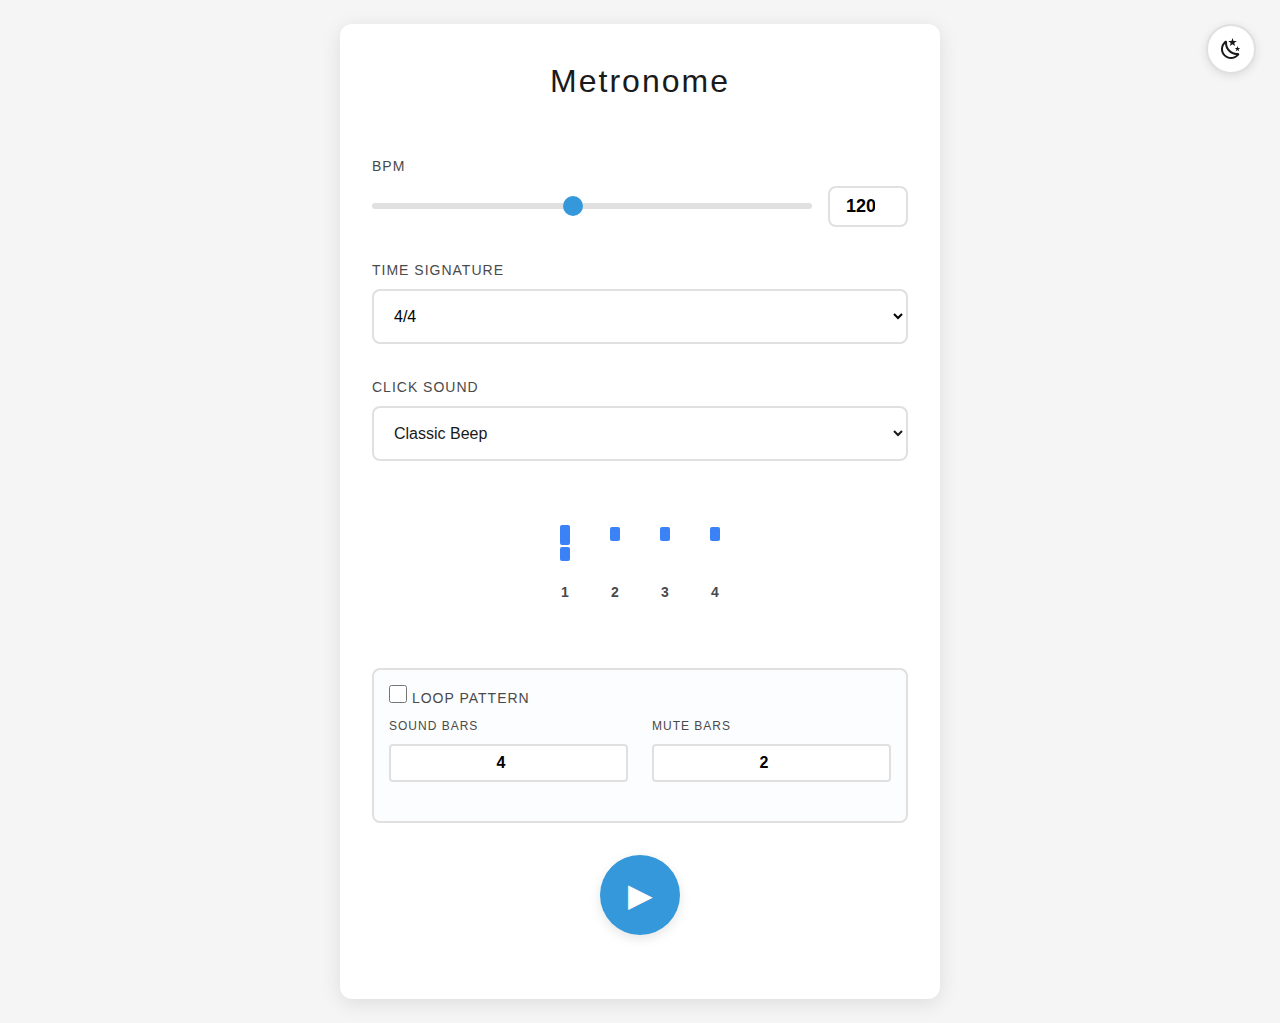
<file: index.html>
<!DOCTYPE html>
<html lang="en">
<head>
    <meta charset="UTF-8">
    <meta http-equiv="refresh" content="0; url=./app/src/index.html">
    <title>Metronome - Redirecting...</title>
</head>
<body>
    <p>Redirecting to Metronome app...</p>
    <p>If not redirected, <a href="./app/src/index.html">click here</a>.</p>
</body>
</html>
</file>
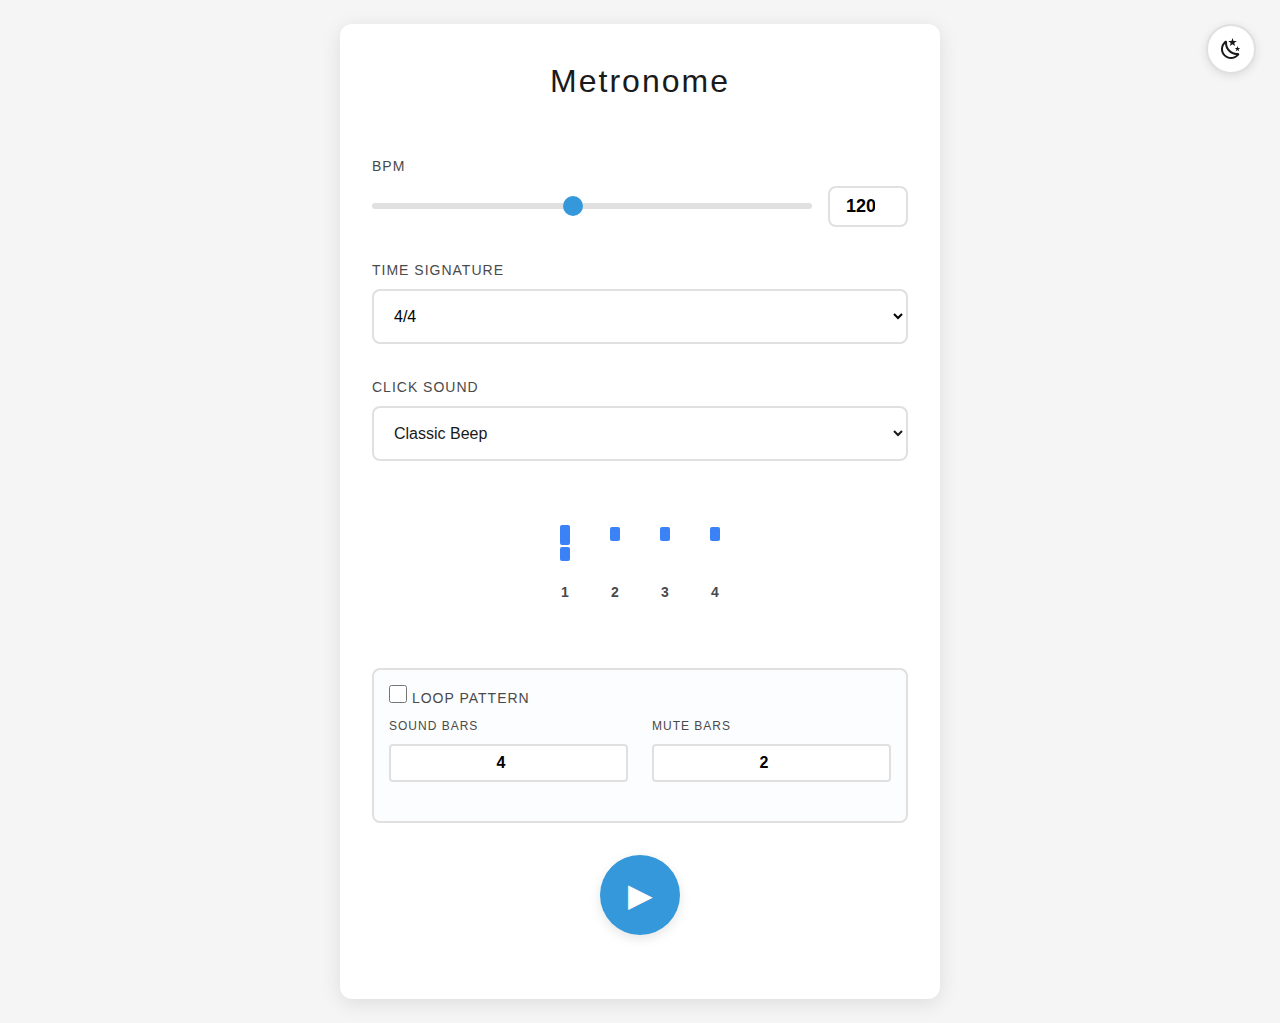
<file: app/src/index.html>
<!DOCTYPE html>
<html lang="en">
<head>
    <meta charset="UTF-8">
    <meta name="viewport" content="width=device-width, initial-scale=1.0">
    <title>Metronome</title>
    <link rel="stylesheet" href="styles.css">
</head>
<body>
    <!-- Dark Mode Toggle Button -->
    <button class="theme-toggle" id="theme-toggle" aria-label="Toggle dark mode">
        <svg xmlns="http://www.w3.org/2000/svg" viewBox="0 0 24 24" id="sun-icon" style="display:none">
            <path d="M12 17.5C9.5 17.5 7.5 15.5 7.5 13S9.5 8.5 12 8.5 16.5 10.5 16.5 13 14.5 17.5 12 17.5M12 7C8.7 7 6 9.7 6 13S8.7 19 12 19 18 16.3 18 13 15.3 7 12 7M12 2L14.4 6.4L19 5.7L16.2 9.8L17.7 14.2L12.7 12.5L8.3 14.8L9.1 10.1L5.5 6.5L10.1 6.1L12 2M3.3 7L8 5.4L5.1 9.7L1 9.3L3.3 7M1 14L5.4 12.2L2.8 16.2L1 14M4.4 19.8L7.1 15.7L7.8 20.4L4.4 19.8M19.8 20.3L18.6 15.6L21.6 19.3L19.8 20.3M23 13.8L18.6 14.6L21.8 11L23 13.8M19.5 7.2L16.4 9.4L20.5 5L19.5 7.2Z"/>
        </svg>
        <svg xmlns="http://www.w3.org/2000/svg" viewBox="0 0 24 24" id="moon-icon">
            <path d="M17.75 4.09L15.22 6.03L16.13 9.09L13.5 7.28L10.87 9.09L11.78 6.03L9.25 4.09L12.44 4L13.5 1L14.56 4L17.75 4.09M21.25 11L19.61 12.25L20.2 14.23L18.5 13.06L16.8 14.23L17.39 12.25L15.75 11L17.81 10.95L18.5 9L19.19 10.95L21.25 11M18.97 15.95C19.8 15.87 20.69 17.05 20.16 17.8C19.84 18.25 19.5 18.67 19.08 19.07C15.17 23 8.84 23 4.94 19.07C1.03 15.17 1.03 8.83 4.94 4.93C5.34 4.53 5.76 4.17 6.21 3.85C6.96 3.32 8.14 4.21 8.06 5.04C7.79 7.9 8.75 10.87 10.95 13.06C13.14 15.26 16.1 16.22 18.97 15.95M17.33 17.97C14.5 17.81 11.7 16.64 9.53 14.5C7.36 12.31 6.2 9.5 6.04 6.68C3.23 9.82 3.34 14.64 6.35 17.66C9.37 20.67 14.19 20.78 17.33 17.97Z"/>
        </svg>
    </button>
    
    <div class="container">
        <header>
            <h1>Metronome</h1>
        </header>

        <main class="metronome">
            <!-- BPM Control Section -->
            <section class="bpm-section">
                <label for="bpm-slider">BPM</label>
                <div class="bpm-controls">
                    <input
                        type="range"
                        id="bpm-slider"
                        min="20"
                        max="240"
                        value="120"
                        step="1"
                    >
                    <input
                        type="number"
                        id="bpm-input"
                        min="20"
                        max="240"
                        value="120"
                    >
                </div>
            </section>

            <!-- Time Signature Section -->
            <section class="time-signature-section">
                <label for="time-signature">Time Signature</label>
                <select id="time-signature">
                    <option value="2/4">2/4</option>
                    <option value="3/4">3/4</option>
                    <option value="4/4" selected>4/4</option>
                    <option value="5/4">5/4</option>
                    <option value="6/8">6/8</option>
                    <option value="7/8">7/8</option>
                </select>
            </section>

            <!-- Sound Selection Section -->
            <section class="sound-section">
                <label for="sound-selector">Click Sound</label>
                <select id="sound-selector">
                    <option value="classic" selected>Classic Beep</option>
                    <option value="woodblock">Wood Block</option>
                    <option value="digital">Digital Click</option>
                    <option value="soft">Soft Tone</option>
                    <option value="stick">Stick Click</option>
                </select>
            </section>

            <!-- Beat Grid Visualization -->
            <section class="beat-grid-section">
                <div id="beat-grid" class="beat-grid">
                    <!-- Beat boxes will be generated by JavaScript -->
                </div>
            </section>

            <!-- Loop Pattern Section -->
            <section class="loop-section">
                <label class="loop-header">
                    <input type="checkbox" id="loop-toggle">
                    Loop Pattern
                </label>
                <div class="loop-controls">
                    <label>
                        Sound Bars
                        <input type="number" id="sound-bars" min="1" max="16" value="4">
                    </label>
                    <label>
                        Mute Bars
                        <input type="number" id="mute-bars" min="1" max="16" value="2">
                    </label>
                </div>
                <div id="bar-counter" class="bar-counter">Bar 1</div>
            </section>

            <!-- Transport Controls -->
            <section class="transport-section">
                <button id="play-stop-btn" class="play-stop-btn">
                    <span class="play-icon">▶</span>
                    <span class="stop-icon" style="display: none;">⏸</span>
                </button>
            </section>
        </main>
    </div>

    <script src="metronome.js"></script>
    <script src="ui.js"></script>
</body>
</html>
</file>
<file: app/src/styles.css>
/* Reset and Base Styles */
* {
    margin: 0;
    padding: 0;
    box-sizing: border-box;
}

:root {
    /* Minimalist Color Palette - Light Mode */
    --bg-primary: #f5f5f5;
    --bg-secondary: #ffffff;
    --text-primary: #1a1a1a;
    --text-secondary: #4a4a4a;
    --accent-color: #3498db;
    --accent-hover: #2980b9;
    --border-color: #e0e0e0;
    --shadow-light: rgba(0, 0, 0, 0.1);

    /* Beat States */
    --beat-normal: #ecf0f1;
    --beat-accent: #e74c3c;
    --beat-mute: #95a5a6;
    --beat-active: #3498db;

    /* Spacing */
    --spacing-xs: 8px;
    --spacing-sm: 16px;
    --spacing-md: 24px;
    --spacing-lg: 32px;
    --spacing-xl: 48px;

    /* Border Radius */
    --radius-sm: 4px;
    --radius-md: 8px;
    --radius-lg: 12px;
    --radius-full: 50%;
}

/* Dark Mode Variables */
[data-theme="dark"] {
    --bg-primary: #1a1a1a;
    --bg-secondary: #2d2d2d;
    --text-primary: #f0f0f0;
    --text-secondary: #b8b8b8;
    --accent-color: #4fa3d8;
    --accent-hover: #6bb3e0;
    --border-color: #404040;
    --shadow-light: rgba(0, 0, 0, 0.3);

    /* Beat States - Dark Mode */
    --beat-normal: #3a3a3a;
    --beat-accent: #e85a4f;
    --beat-mute: #606060;
    --beat-active: #4fa3d8;
}

body {
    font-family: -apple-system, BlinkMacSystemFont, 'Segoe UI', Roboto, Oxygen, Ubuntu, Cantarell, sans-serif;
    background: var(--bg-primary);
    color: var(--text-primary);
    line-height: 1.6;
    min-height: 100vh;
    display: flex;
    align-items: center;
    justify-content: center;
    padding: var(--spacing-md);
}

/* Container */
.container {
    background: var(--bg-secondary);
    border-radius: var(--radius-lg);
    box-shadow: 0 4px 20px var(--shadow-light);
    max-width: 600px;
    width: 100%;
    padding: var(--spacing-lg);
}

/* Header */
header {
    text-align: center;
    margin-bottom: var(--spacing-xl);
}

header h1 {
    font-size: 2rem;
    font-weight: 300;
    letter-spacing: 2px;
    color: var(--text-primary);
}

/* Main Sections */
.metronome section {
    margin-bottom: var(--spacing-lg);
}

.metronome label {
    display: block;
    font-size: 0.875rem;
    font-weight: 500;
    color: var(--text-secondary);
    margin-bottom: var(--spacing-xs);
    letter-spacing: 1px;
    text-transform: uppercase;
}

/* BPM Controls */
.bpm-controls {
    display: flex;
    gap: var(--spacing-sm);
    align-items: center;
}

#bpm-slider {
    flex: 1;
    height: 6px;
    border-radius: var(--radius-sm);
    background: var(--border-color);
    outline: none;
    -webkit-appearance: none;
}

#bpm-slider::-webkit-slider-thumb {
    -webkit-appearance: none;
    appearance: none;
    width: 20px;
    height: 20px;
    border-radius: var(--radius-full);
    background: var(--accent-color);
    cursor: pointer;
    transition: all 0.2s ease;
}

#bpm-slider::-webkit-slider-thumb:hover {
    background: var(--accent-hover);
    transform: scale(1.1);
}

#bpm-slider::-moz-range-thumb {
    width: 20px;
    height: 20px;
    border-radius: var(--radius-full);
    background: var(--accent-color);
    cursor: pointer;
    border: none;
    transition: all 0.2s ease;
}

#bpm-slider::-moz-range-thumb:hover {
    background: var(--accent-hover);
    transform: scale(1.1);
}

#bpm-input {
    width: 80px;
    padding: var(--spacing-xs) var(--spacing-sm);
    border: 2px solid var(--border-color);
    border-radius: var(--radius-md);
    font-size: 1.125rem;
    font-weight: 600;
    text-align: center;
    color: #000000;
    background: var(--bg-secondary);
    transition: border-color 0.2s ease;
}

[data-theme="dark"] #bpm-input {
    color: #ffffff;
}

#bpm-input:focus {
    outline: none;
    border-color: var(--accent-color);
}

/* Time Signature */
#time-signature {
    width: 100%;
    padding: var(--spacing-sm);
    border: 2px solid var(--border-color);
    border-radius: var(--radius-md);
    font-size: 1rem;
    color: #000000;
    background: var(--bg-secondary);
    cursor: pointer;
    transition: border-color 0.2s ease;
}

[data-theme="dark"] #time-signature {
    color: #ffffff;
}

#time-signature:focus {
    outline: none;
    border-color: var(--accent-color);
}

/* Sound Selection */
.sound-section {
    margin: var(--spacing-lg) 0;
}

.sound-section label {
    display: block;
    margin-bottom: var(--spacing-xs);
    font-weight: 500;
    font-size: 0.875rem;
    color: var(--text-secondary);
    letter-spacing: 1px;
    text-transform: uppercase;
}

#sound-selector {
    width: 100%;
    padding: var(--spacing-sm);
    border: 2px solid var(--border-color);
    border-radius: var(--radius-md);
    font-size: 1rem;
    color: var(--text-primary);
    background: var(--bg-secondary);
    cursor: pointer;
    transition: border-color 0.2s ease;
}

#sound-selector:focus {
    outline: none;
    border-color: var(--accent-color);
    box-shadow: 0 0 0 3px rgba(52, 152, 219, 0.1);
}

/* Beat Grid */
.beat-grid-section {
    text-align: center;
}

.beat-grid {
    display: flex;
    gap: var(--spacing-md);
    justify-content: center;
    flex-wrap: wrap;
    margin-bottom: var(--spacing-sm);
    padding: var(--spacing-md) 0;
}

.beat {
    cursor: pointer;
    display: flex;
    flex-direction: column;
    align-items: center;
    gap: var(--spacing-xs);
    transition: all 0.2s ease;
    position: relative;
    padding: var(--spacing-xs);
    border-radius: var(--radius-md);
}

.beat:hover {
    background: rgba(52, 152, 219, 0.05);
}

/* Beat Stack - Soundbrenner Style */
.beat-stack {
    display: flex;
    flex-direction: column-reverse; /* Bottom to top */
    gap: 2px;
    height: 48px;
    align-items: center;
    justify-content: flex-end;
}

.beat-bar {
    width: 10px;
    border-radius: 2px;
    background: #3b82f6;
    transition: height 0.2s ease, opacity 0.2s ease;
}

/* Normal Beat - 1 bar visible (bottom bar only) */
.beat-normal .beat-bar:nth-child(1) {
    height: 14px;
}

.beat-normal .beat-bar:nth-child(2) {
    height: 0;
    opacity: 0;
}

/* Accent Beat - 2 bars visible (both bars) */
.beat-accent .beat-bar:nth-child(1) {
    height: 14px;
}

.beat-accent .beat-bar:nth-child(2) {
    height: 20px;
}

/* Mute Beat - All bars hidden/empty */
.beat-mute .beat-bar {
    height: 0;
    opacity: 0;
}

/* Beat Label */
.beat-label {
    font-size: 0.875rem;
    font-weight: 600;
    color: var(--text-secondary);
    transition: color 0.2s ease;
}

/* Active Beat Styling */
.beat.active {
    background: rgba(52, 152, 219, 0.1);
    transform: scale(1.05);
}

.beat.active .beat-bar {
    background: #2563eb;
}

.beat.active .beat-label {
    color: #2563eb;
    font-weight: 700;
}

.beat.active.beat-accent .beat-bar {
    background: #e74c3c;
}

.beat.active.beat-accent .beat-label {
    color: #e74c3c;
}

.beat-hint {
    font-size: 0.75rem;
    color: var(--text-secondary);
    font-style: italic;
}

/* Loop Pattern Controls */
.loop-section {
    margin: 20px 0;
    padding: 15px;
    border: 2px solid var(--border-color);
    border-radius: var(--radius-md);
    background: rgba(52, 152, 219, 0.02);
}

.loop-header {
    display: flex;
    align-items: center;
    gap: var(--spacing-xs);
    font-size: 0.875rem;
    font-weight: 600;
    color: var(--text-primary);
    margin-bottom: var(--spacing-sm);
    cursor: pointer;
    text-transform: none;
}

.loop-header input[type="checkbox"] {
    width: 18px;
    height: 18px;
    cursor: pointer;
}

.loop-controls {
    display: flex;
    gap: var(--spacing-md);
    margin-bottom: var(--spacing-sm);
}

.loop-controls label {
    flex: 1;
    display: flex;
    flex-direction: column;
    gap: var(--spacing-xs);
    font-size: 0.75rem;
    color: var(--text-secondary);
}

.loop-controls input[type="number"] {
    padding: var(--spacing-xs) var(--spacing-sm);
    border: 2px solid var(--border-color);
    border-radius: var(--radius-sm);
    font-size: 1rem;
    font-weight: 600;
    text-align: center;
    color: #000000;
    background: var(--bg-secondary);
    transition: border-color 0.2s ease;
}

[data-theme="dark"] .loop-controls input[type="number"] {
    color: #ffffff;
}

.loop-controls input[type="number"]:focus {
    outline: none;
    border-color: var(--accent-color);
}

.bar-counter {
    font-size: 1.125rem;
    font-weight: 700;
    margin-top: var(--spacing-xs);
    text-align: center;
    color: var(--accent-color);
    padding: var(--spacing-xs);
    background: rgba(52, 152, 219, 0.1);
    border-radius: var(--radius-sm);
}

/* Transport Controls */
.transport-section {
    text-align: center;
}

.play-stop-btn {
    width: 80px;
    height: 80px;
    border-radius: var(--radius-full);
    background: var(--accent-color);
    border: none;
    color: white;
    font-size: 2rem;
    cursor: pointer;
    transition: all 0.2s ease;
    box-shadow: 0 4px 12px var(--shadow-light);
}

.play-stop-btn:hover {
    background: var(--accent-hover);
    transform: scale(1.05);
}

.play-stop-btn:active {
    transform: scale(0.98);
}

.play-stop-btn.playing {
    background: var(--beat-accent);
}

/* Footer */
footer {
    text-align: center;
    margin-top: var(--spacing-xl);
    padding-top: var(--spacing-md);
    border-top: 1px solid var(--border-color);
}

footer p {
    font-size: 0.875rem;
    color: var(--text-secondary);
}

/* Responsive Design */
@media (max-width: 640px) {
    .container {
        padding: var(--spacing-md);
    }

    header h1 {
        font-size: 1.5rem;
    }

    .beat-grid {
        gap: var(--spacing-sm);
    }

    .beat-stack {
        height: 40px;
    }

    .beat-bar {
        width: 8px;
    }

    .beat-normal .beat-bar:nth-child(1) {
        height: 12px;
    }

    .beat-accent .beat-bar:nth-child(1) {
        height: 12px;
    }

    .beat-accent .beat-bar:nth-child(2) {
        height: 16px;
    }

    .beat-label {
        font-size: 0.75rem;
    }

    .play-stop-btn {
        width: 70px;
        height: 70px;
        font-size: 1.75rem;
    }
}

/* Animations */
@keyframes pulse {
    0%, 100% {
        transform: scale(1);
    }
    50% {
        transform: scale(1.05);
    }
}

.beat.active {
    animation: pulse 0.15s ease-out;
}

/* Dark Mode Toggle Button */
.theme-toggle {
    position: absolute;
    top: var(--spacing-md);
    right: var(--spacing-md);
    background: var(--bg-secondary);
    border: 2px solid var(--border-color);
    border-radius: var(--radius-full);
    width: 50px;
    height: 50px;
    display: flex;
    align-items: center;
    justify-content: center;
    cursor: pointer;
    transition: all 0.3s ease;
    box-shadow: 0 2px 10px var(--shadow-light);
}

.theme-toggle:hover {
    transform: scale(1.1);
    box-shadow: 0 4px 15px var(--shadow-light);
}

.theme-toggle svg {
    width: 24px;
    height: 24px;
    fill: var(--text-primary);
    transition: all 0.3s ease;
}

/* Smooth transitions for theme changes */
* {
    transition: background-color 0.3s ease, color 0.3s ease, border-color 0.3s ease;
}
</file>
